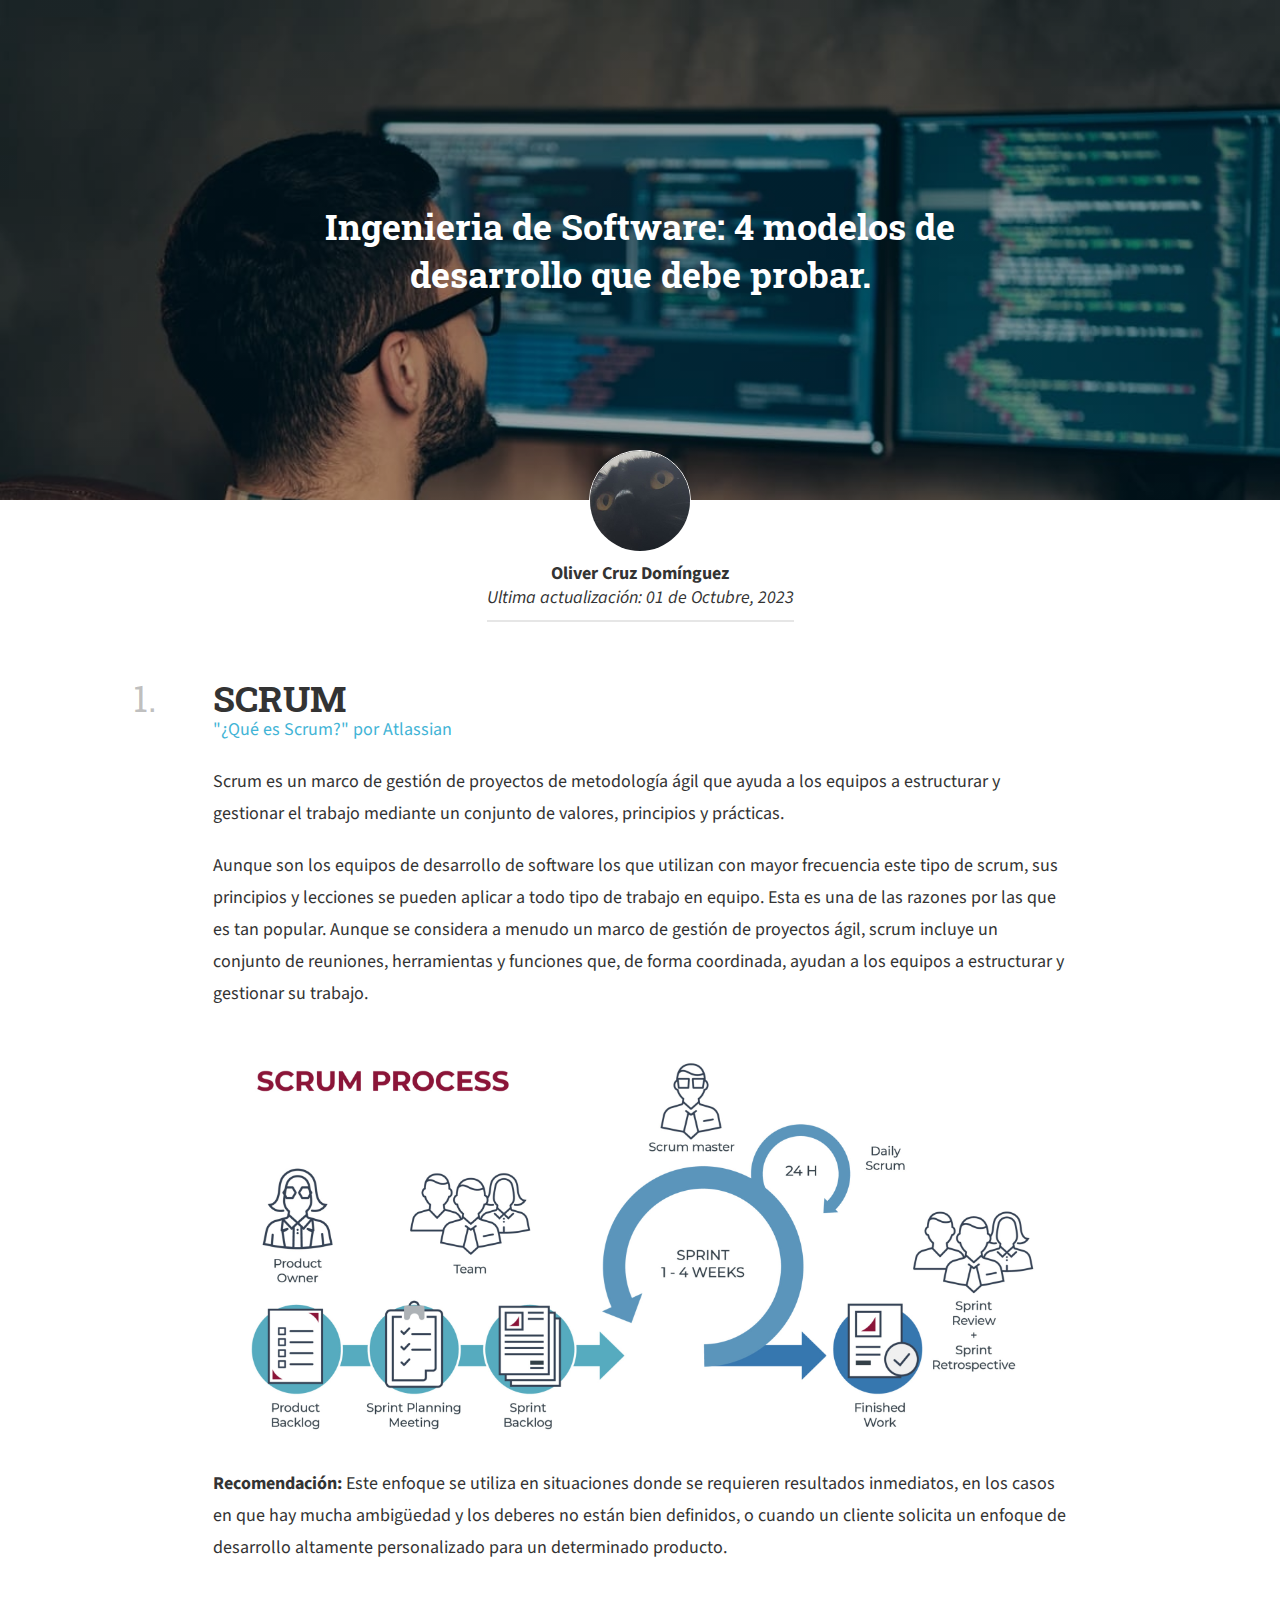
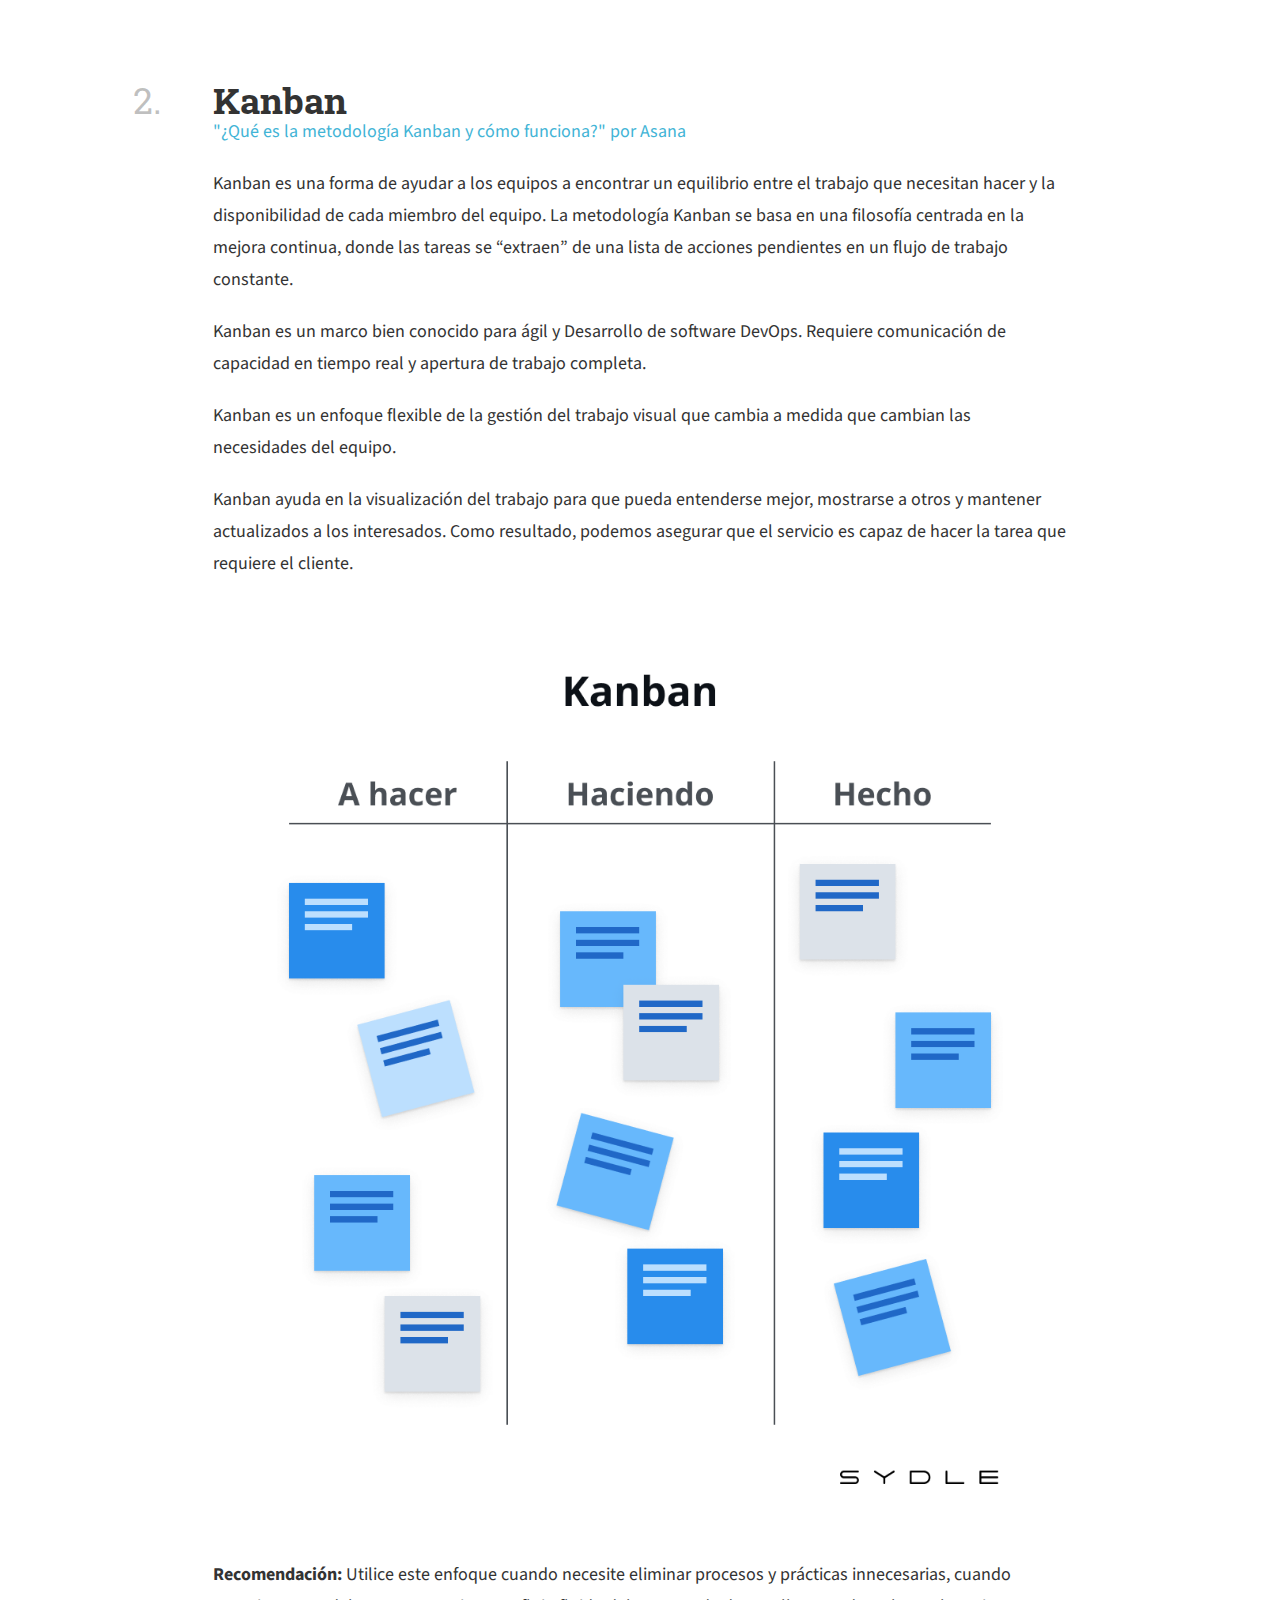
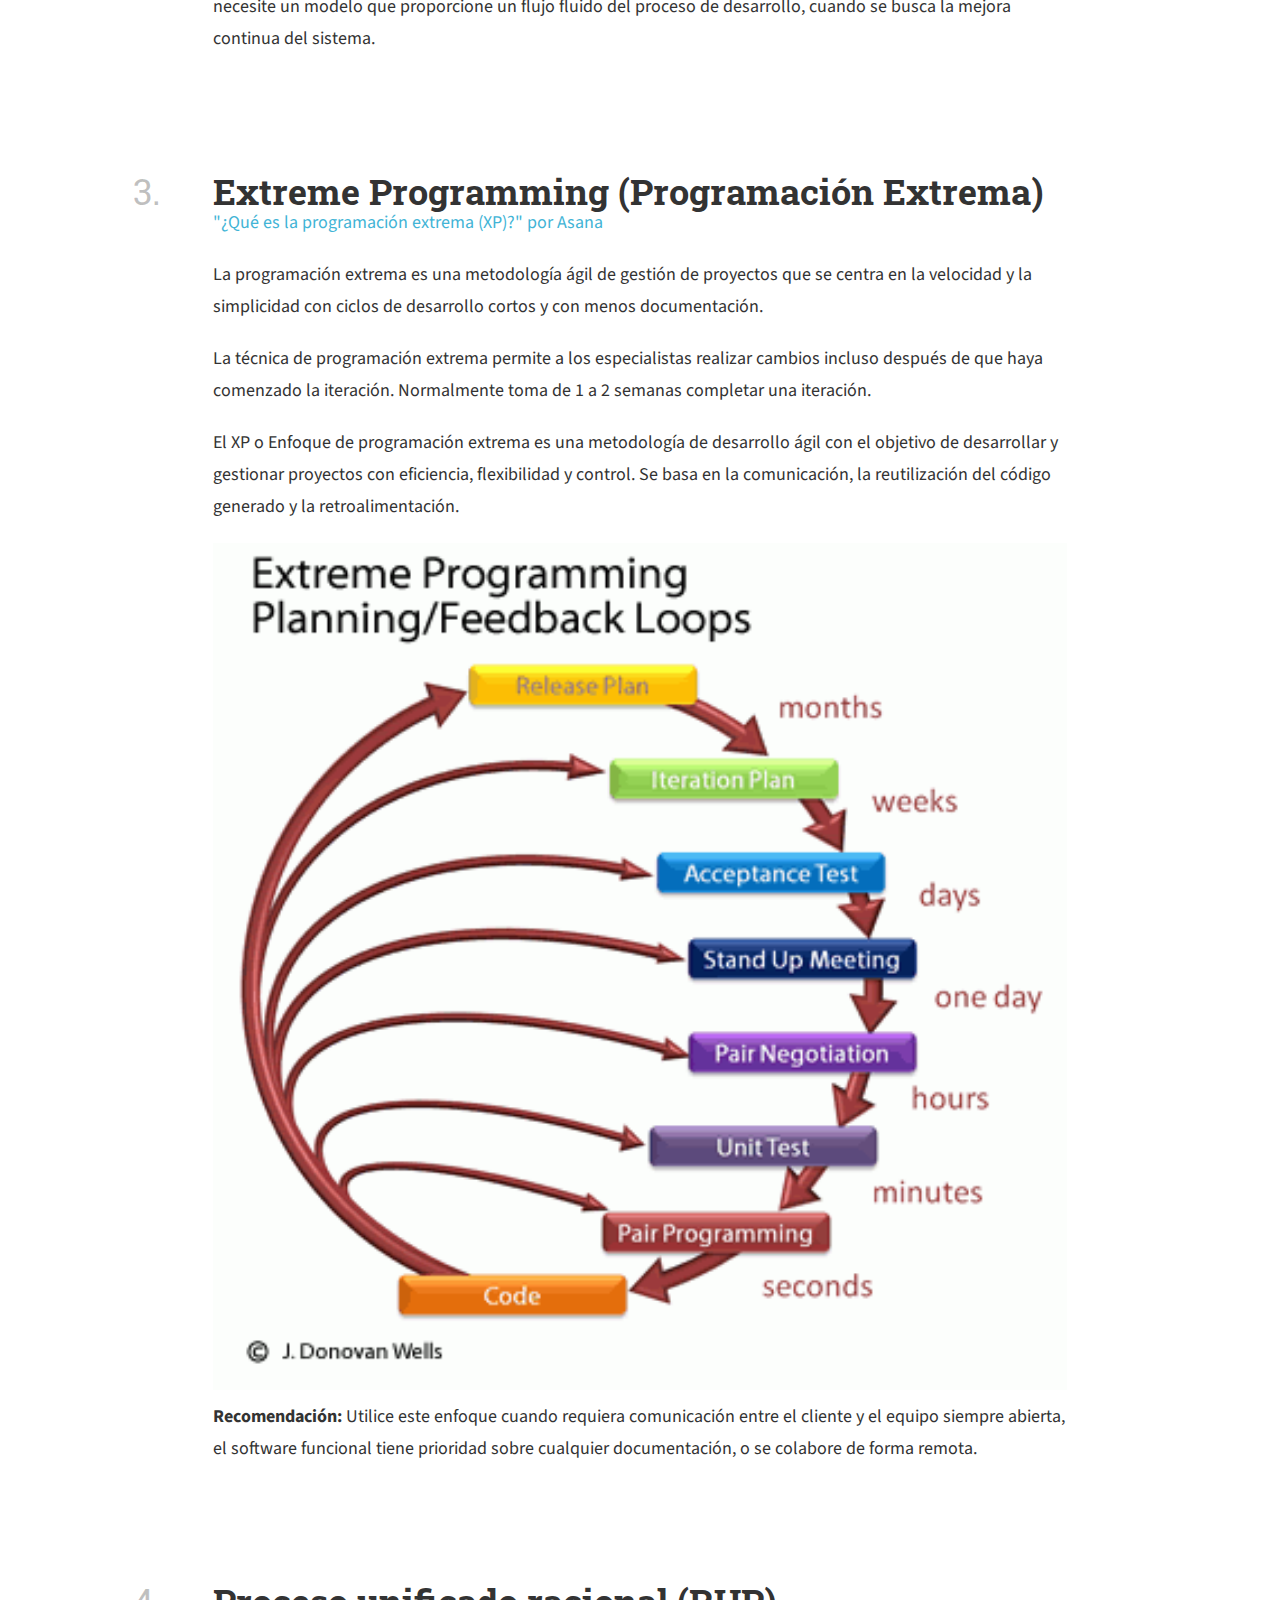
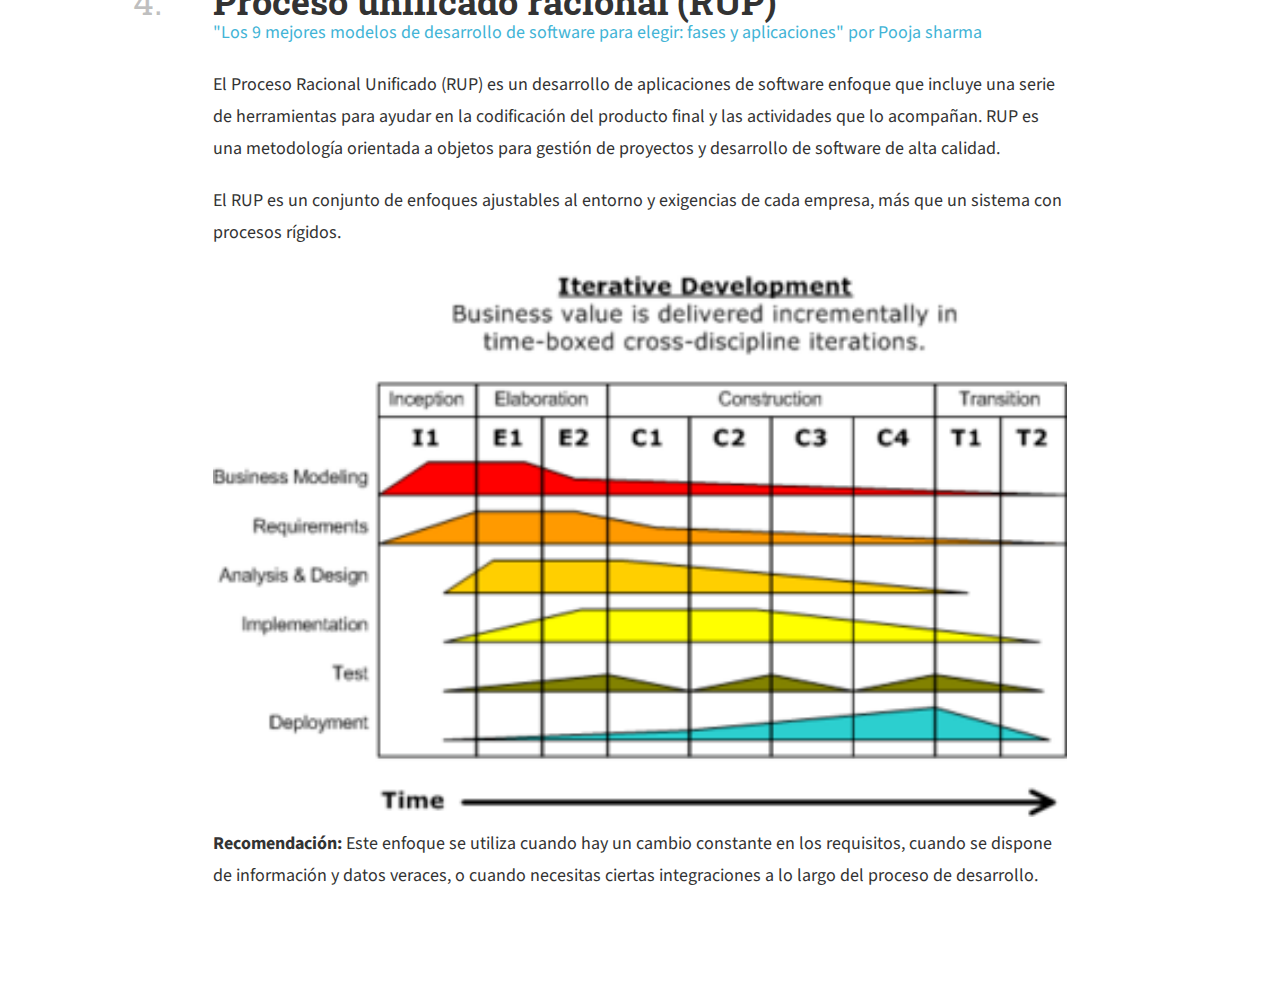
<file: index.html>
<!DOCTYPE html>
<html>
    <head>
        <title>4 modelos de desarrollo de software que debe probar.</title>
        <link rel="stylesheet" type="text/css" href="styles/listicle.css"/>
    </head>
    <body>
        <header>
            <h1>Ingenieria de Software: 4 modelos de desarrollo que debe probar.</h1>
        </header>
        <div class="profile">
            <img src="public/profile.jpg" class="profile-picture">
            <span>
                <b>Oliver Cruz Domínguez</b><br>
                <i>Ultima actualización: 01 de Octubre, 2023</i>
            </span>
        </div>
        <main>
            <section>
                <span class="number">1.</span>
                <h2>SCRUM</h2>
                <a href="https://www.atlassian.com/es/agile/scrum#:~:text=%C2%BFQu%C3%A9%20es%20scrum%3F,de%20valores%2C%20principios%20y%20pr%C3%A1cticas.">
                    "¿Qué es Scrum?" por Atlassian
                </a>
                <p>
                    Scrum es un marco de gestión de proyectos de metodología ágil que ayuda a los equipos a 
                    estructurar y gestionar el trabajo mediante un conjunto de valores, principios y prácticas.
                </p>
                <p>
                    Aunque son los equipos de desarrollo de software los que utilizan con mayor frecuencia este tipo de scrum, 
                    sus principios y lecciones se pueden aplicar a todo tipo de trabajo en equipo. Esta es una de las razones 
                    por las que es tan popular. Aunque se considera a menudo un marco de gestión de proyectos ágil, scrum incluye 
                    un conjunto de reuniones, herramientas y funciones que, de forma coordinada, ayudan a los equipos a estructurar 
                    y gestionar su trabajo.
                </p>
                <img src="public/scrum.jpg">
                <span>
                    <b>Recomendación: </b>
                    Este enfoque se utiliza en situaciones donde se requieren resultados inmediatos, 
                    en los casos en que hay mucha ambigüedad y los deberes no están bien definidos, o cuando un cliente 
                    solicita un enfoque de desarrollo altamente personalizado para un determinado producto.
                </span>
            </section>
            <section>
                <span class="number">2.</span>
                <h2>Kanban</h2>
                <a href="https://asana.com/es/resources/what-is-kanban#:~:text=La%20metodolog%C3%ADa%20Kanban%20se%20implementa,de%20tablero%20organizado%20por%20columnas.">
                    "¿Qué es la metodología Kanban y cómo funciona?" por Asana
                </a>
                <p>
                    Kanban es una forma de ayudar a los equipos a encontrar un equilibrio 
                    entre el trabajo que necesitan hacer y la disponibilidad de cada miembro del equipo. 
                    La metodología Kanban se basa en una filosofía centrada en la mejora continua, 
                    donde las tareas se “extraen” de una lista de acciones pendientes en un flujo de trabajo constante.
                </p>
                <p>
                    Kanban es un marco bien conocido para ágil y Desarrollo de software DevOps. Requiere comunicación 
                    de capacidad en tiempo real y apertura de trabajo completa.
                </p>
                <p>
                    Kanban es un enfoque flexible de la gestión del trabajo visual que cambia a medida que 
                    cambian las necesidades del equipo.
                </p>
                <p>
                    Kanban ayuda en la visualización del trabajo para que pueda entenderse mejor, 
                    mostrarse a otros y mantener actualizados a los interesados. Como resultado, 
                    podemos asegurar que el servicio es capaz de hacer la tarea que requiere el cliente.
                </p>
                <img src="public/kanban.png">
                <span>
                    <b>Recomendación: </b>
                    Utilice este enfoque cuando necesite eliminar procesos 
                    y prácticas innecesarias, cuando necesite un modelo que proporcione un flujo fluido 
                    del proceso de desarrollo, cuando se busca la mejora continua del sistema.
                </span>
            </section>
            <section>
                <span class="number">3.</span>
                <h2>Extreme Programming (Programación Extrema)</h2>
                <a href="https://asana.com/es/resources/extreme-programming-xp">
                    "¿Qué es la programación extrema (XP)?" por Asana
                </a>
                <p>
                    La programación extrema es una metodología ágil de gestión de proyectos 
                    que se centra en la velocidad y la simplicidad con ciclos de desarrollo 
                    cortos y con menos documentación.
                </p>
                <p>
                    La técnica de programación extrema permite a los especialistas realizar cambios incluso 
                    después de que haya comenzado la iteración. Normalmente toma de 1 a 2 semanas completar 
                    una iteración.
                </p>
                <p>
                    El XP o Enfoque de programación extrema es una metodología de desarrollo ágil con el 
                    objetivo de desarrollar y gestionar proyectos con eficiencia, flexibilidad y control. 
                    Se basa en la comunicación, la reutilización del código generado y la retroalimentación.
                </p>
                <img src="public/xp.gif">
                <span>
                    <b>Recomendación: </b>
                    Utilice este enfoque cuando requiera comunicación entre el cliente
                    y el equipo siempre abierta, el software funcional tiene prioridad sobre cualquier documentación, 
                    o se colabore de forma remota.
                </span>
            </section>
            <section>
                <span class="number">4.</span>
                <h2>Proceso unificado racional (RUP)</h2>
                <a href="https://cynoteck.com/es/blog-post/top-software-development-models-to-choose-from/">
                    "Los 9 mejores modelos de desarrollo de software para elegir: fases y aplicaciones" por Pooja sharma
                </a>
                <p>
                    El Proceso Racional Unificado (RUP) es un desarrollo de aplicaciones de software enfoque 
                    que incluye una serie de herramientas para ayudar en la codificación del producto final 
                    y las actividades que lo acompañan. RUP es una metodología orientada a objetos para 
                    gestión de proyectos y desarrollo de software de alta calidad.
                </p>
                <p>
                    El RUP es un conjunto de enfoques ajustables al entorno y exigencias de cada empresa, 
                    más que un sistema con procesos rígidos.
                </p>
                <img src="public/rup.png">
                <span>
                    <b>Recomendación: </b>
                    Este enfoque se utiliza cuando hay un cambio constante en los requisitos, 
                    cuando se dispone de información y datos veraces, o cuando necesitas 
                    ciertas integraciones a lo largo del proceso de desarrollo.
                </span>
            </section>
        </main>
    </body>
</html>
</file>
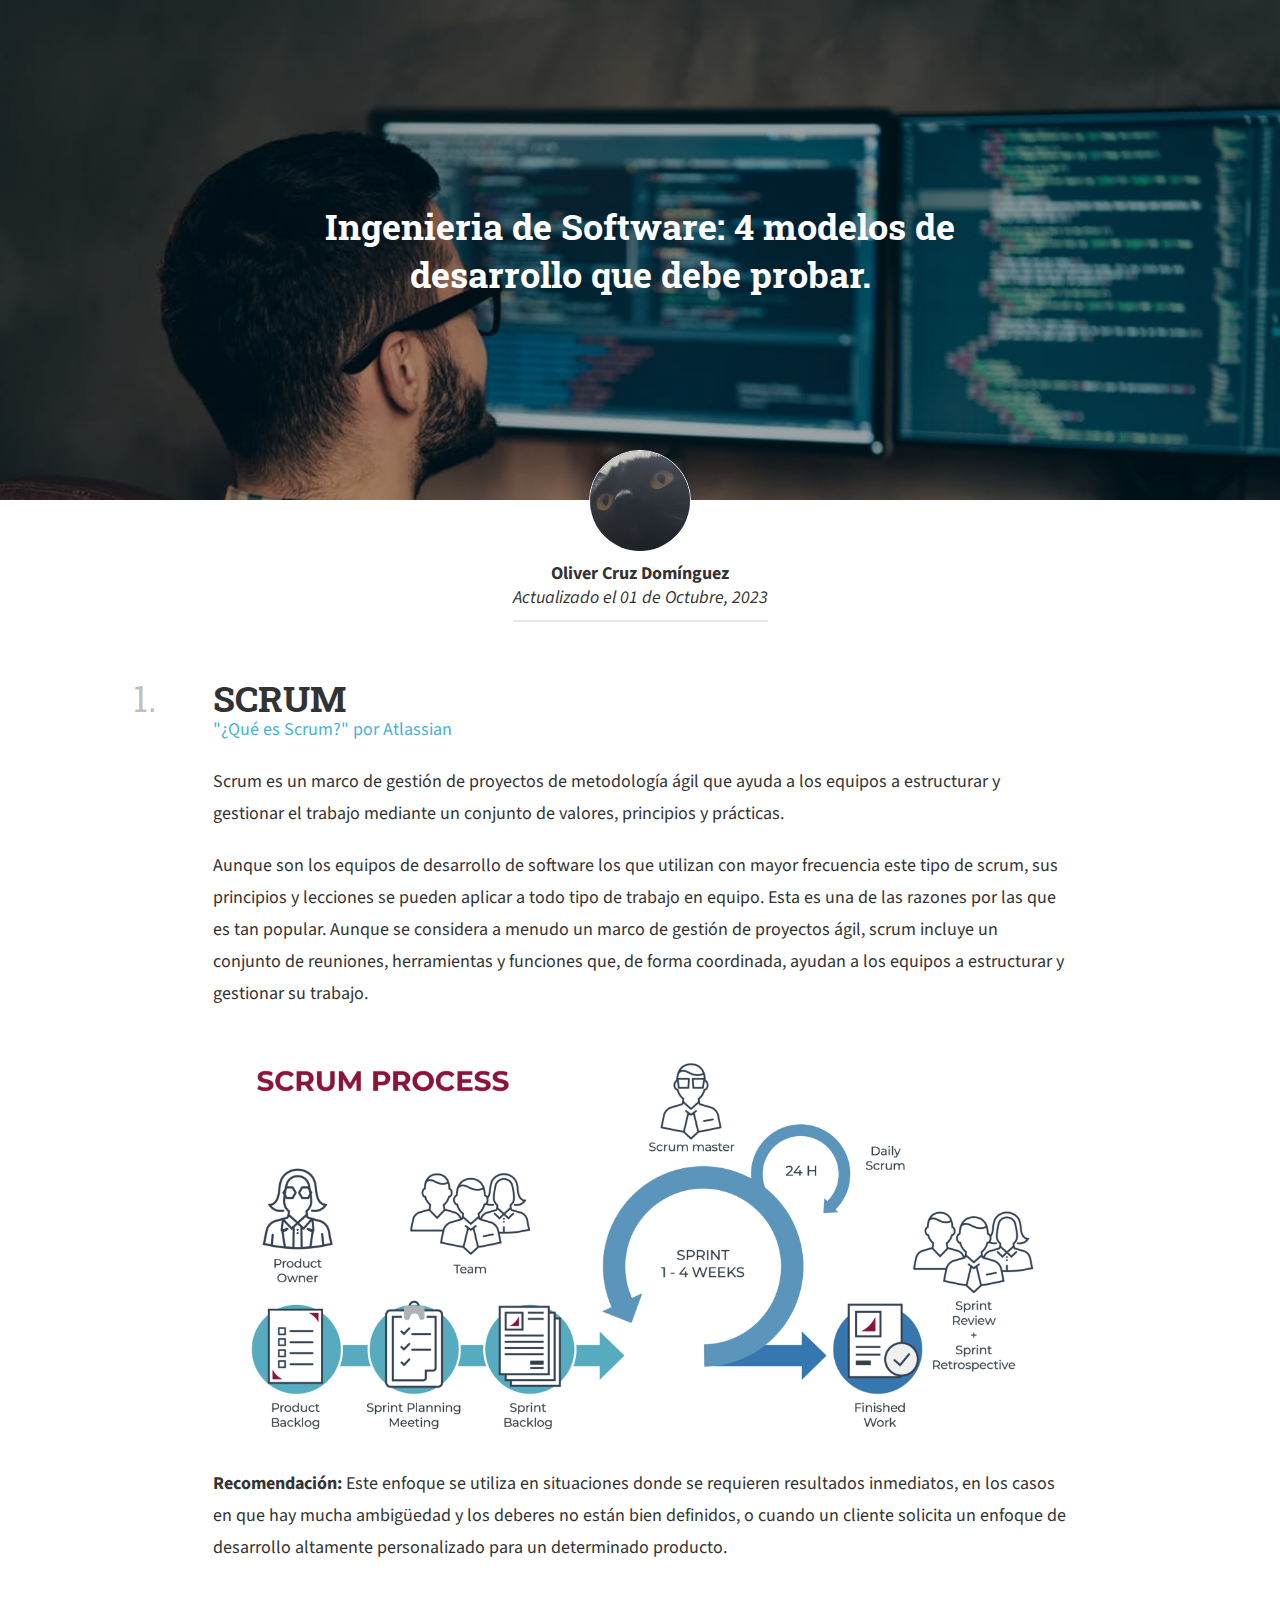
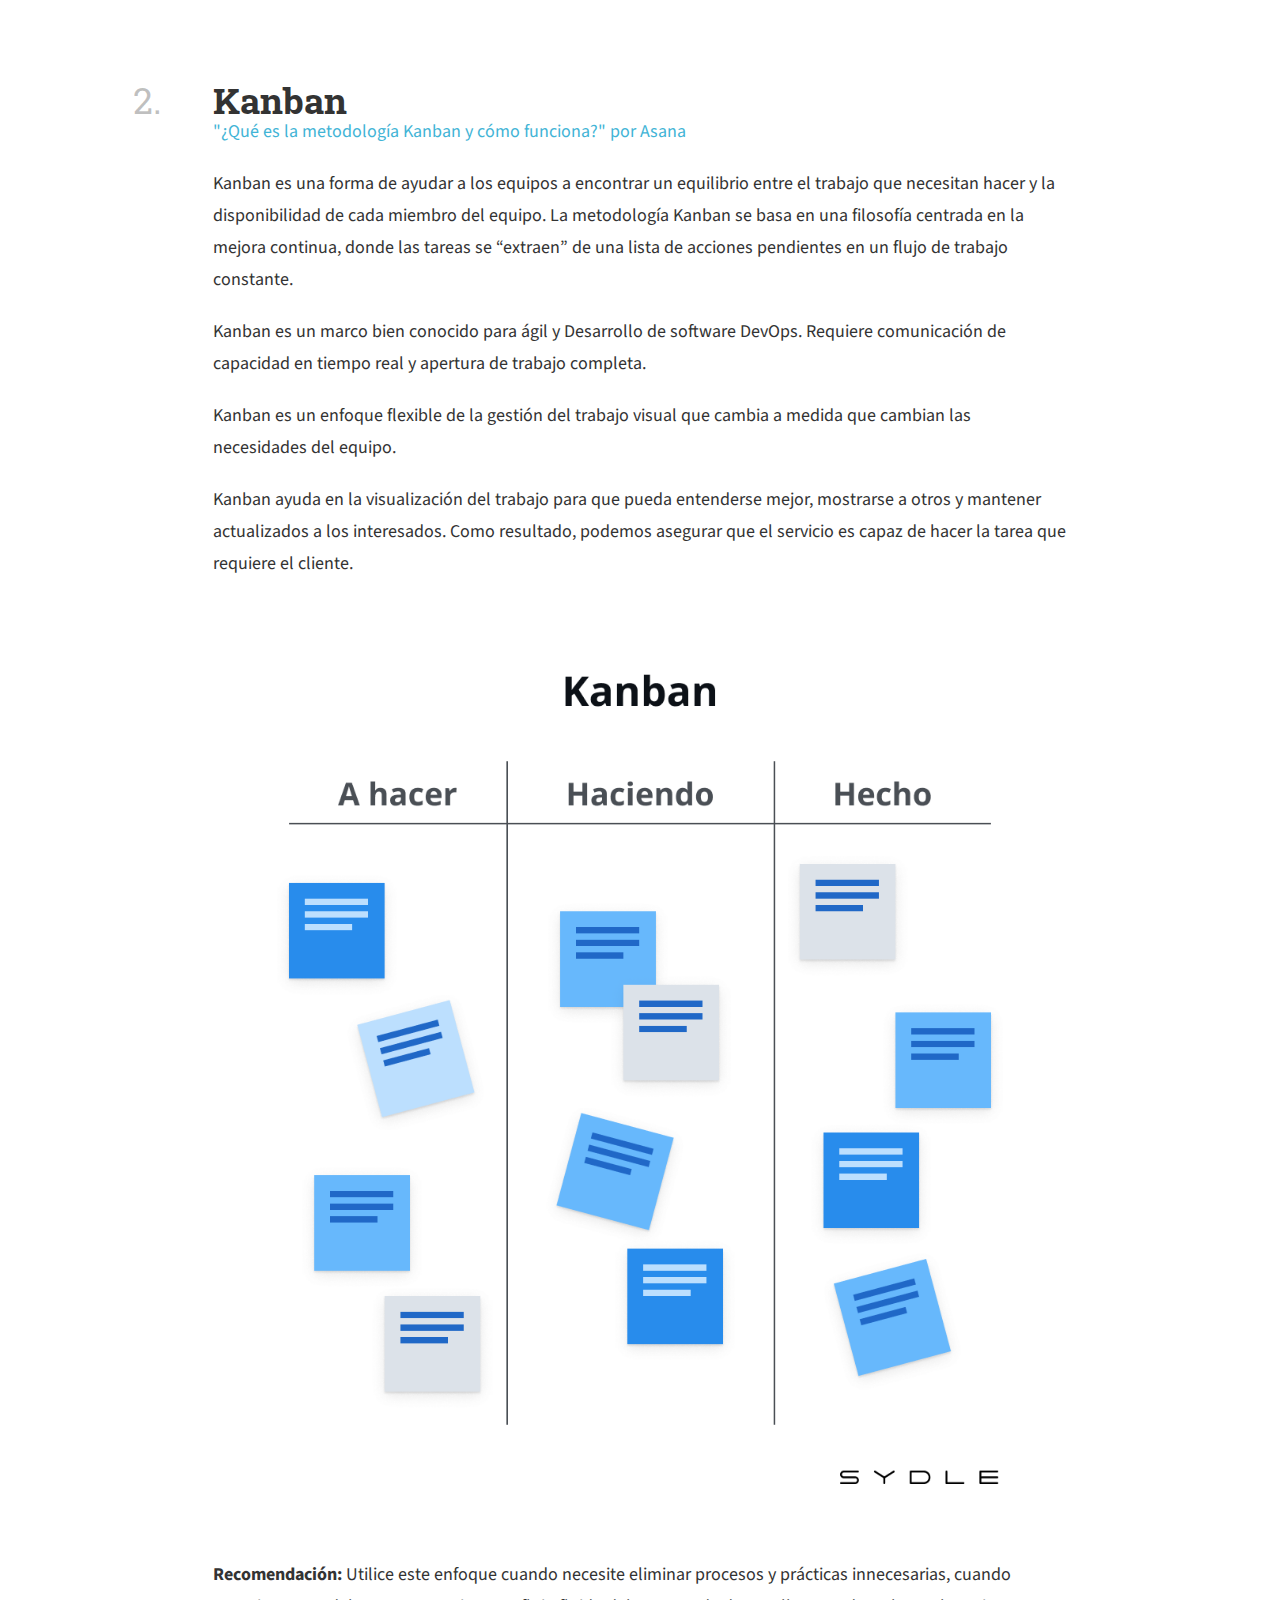
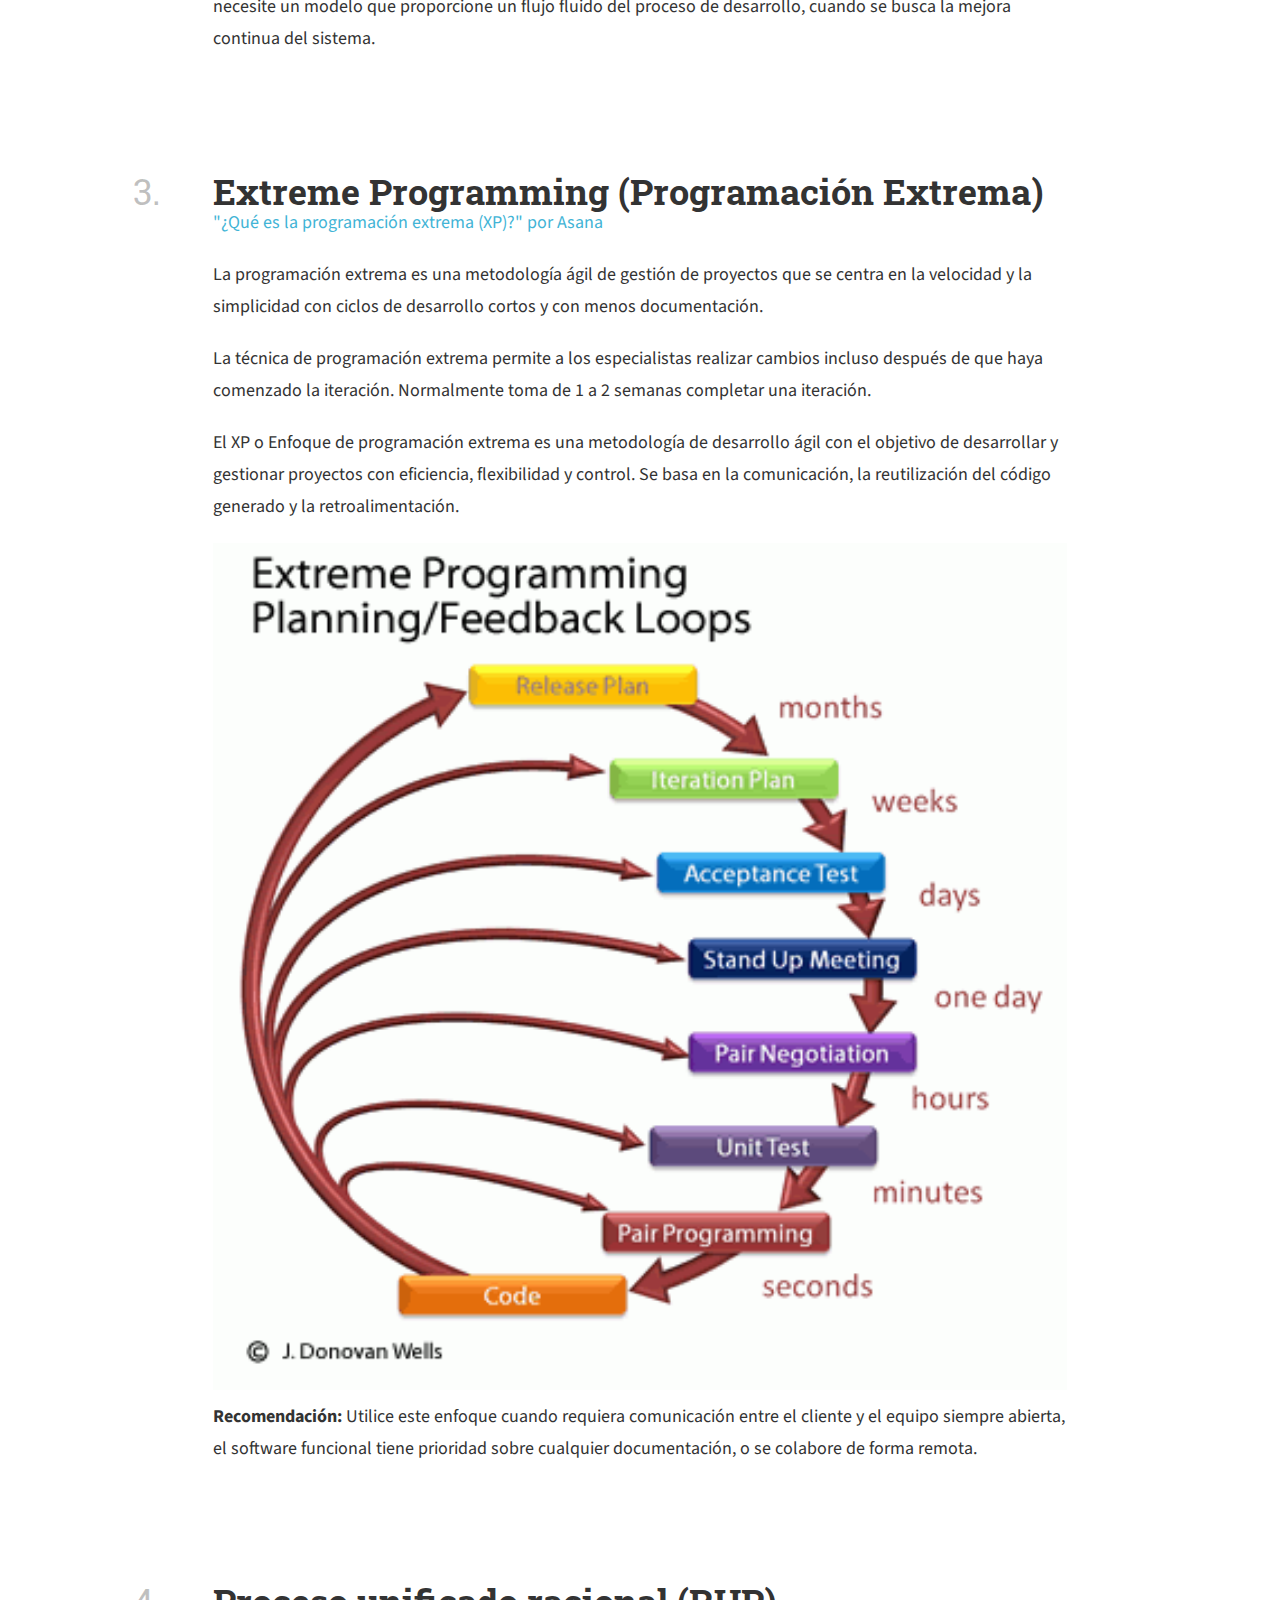
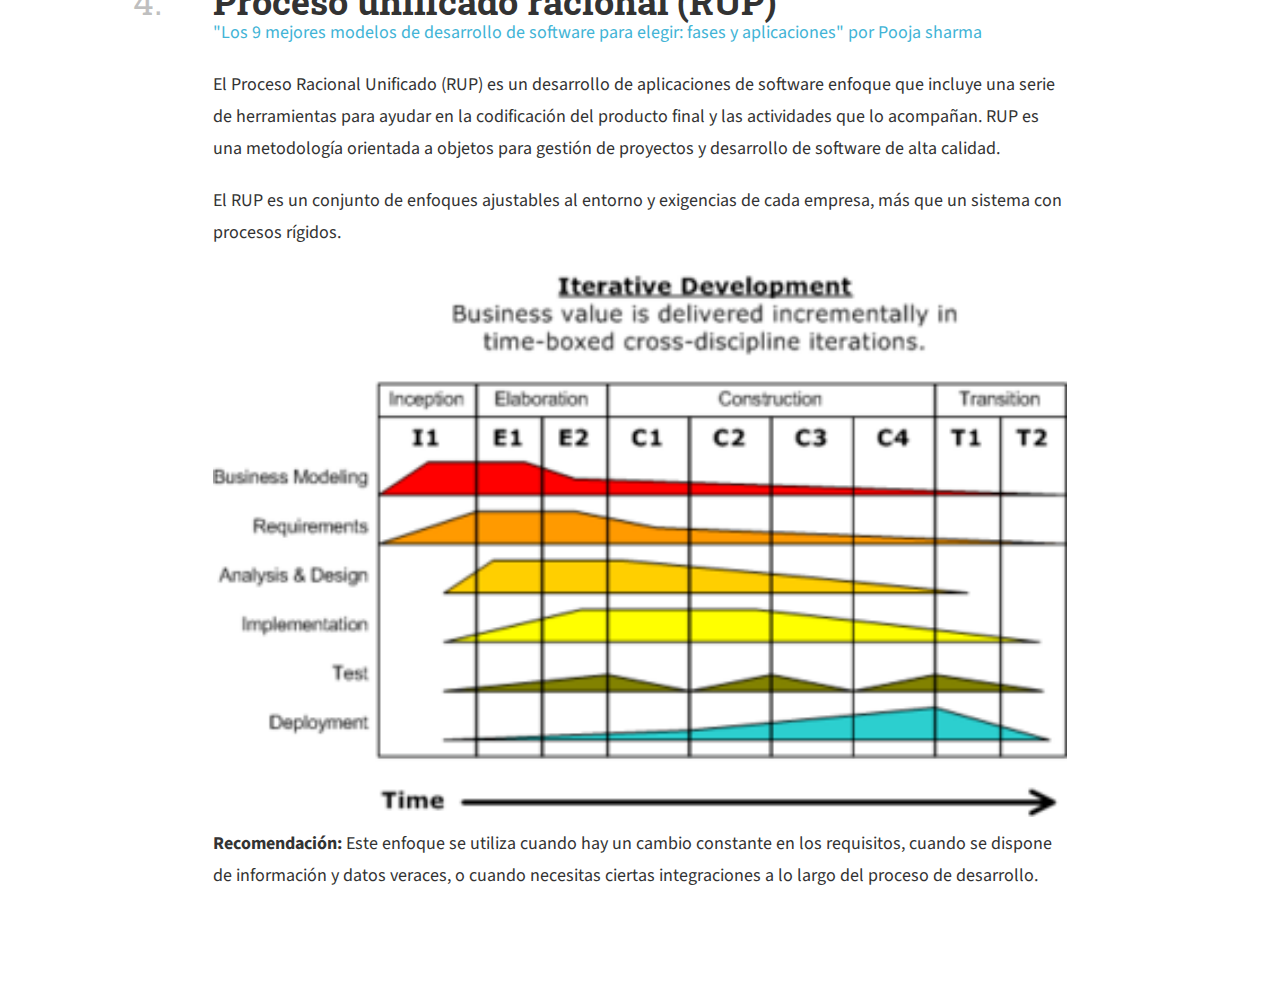
<file: listicle.html>
<!DOCTYPE html>
<html>
    <head>
        <title>4 modelos de desarrollo de software que debe probar.</title>
        <link rel="stylesheet" type="text/css" href="styles/listicle.css"/>
    </head>
    <body>
        <header>
            <h1>Ingenieria de Software: 4 modelos de desarrollo que debe probar.</h1>
        </header>
        <div class="profile">
            <img src="public/profile.jpg" class="profile-picture">
            <span>
                <b>Oliver Cruz Domínguez</b><br>
                <i>Actualizado el 01 de Octubre, 2023</i>
            </span>
        </div>
        <main>
            <section>
                <span class="number">1.</span>
                <h2>SCRUM</h2>
                <a href="https://www.atlassian.com/es/agile/scrum#:~:text=%C2%BFQu%C3%A9%20es%20scrum%3F,de%20valores%2C%20principios%20y%20pr%C3%A1cticas.">
                    "¿Qué es Scrum?" por Atlassian
                </a>
                <p>
                    Scrum es un marco de gestión de proyectos de metodología ágil que ayuda a los equipos a 
                    estructurar y gestionar el trabajo mediante un conjunto de valores, principios y prácticas.
                </p>
                <p>
                    Aunque son los equipos de desarrollo de software los que utilizan con mayor frecuencia este tipo de scrum, 
                    sus principios y lecciones se pueden aplicar a todo tipo de trabajo en equipo. Esta es una de las razones 
                    por las que es tan popular. Aunque se considera a menudo un marco de gestión de proyectos ágil, scrum incluye 
                    un conjunto de reuniones, herramientas y funciones que, de forma coordinada, ayudan a los equipos a estructurar 
                    y gestionar su trabajo.
                </p>
                <img src="public/scrum.jpg">
                <span>
                    <b>Recomendación: </b>
                    Este enfoque se utiliza en situaciones donde se requieren resultados inmediatos, 
                    en los casos en que hay mucha ambigüedad y los deberes no están bien definidos, o cuando un cliente 
                    solicita un enfoque de desarrollo altamente personalizado para un determinado producto.
                </span>
            </section>
            <section>
                <span class="number">2.</span>
                <h2>Kanban</h2>
                <a href="https://asana.com/es/resources/what-is-kanban#:~:text=La%20metodolog%C3%ADa%20Kanban%20se%20implementa,de%20tablero%20organizado%20por%20columnas.">
                    "¿Qué es la metodología Kanban y cómo funciona?" por Asana
                </a>
                <p>
                    Kanban es una forma de ayudar a los equipos a encontrar un equilibrio 
                    entre el trabajo que necesitan hacer y la disponibilidad de cada miembro del equipo. 
                    La metodología Kanban se basa en una filosofía centrada en la mejora continua, 
                    donde las tareas se “extraen” de una lista de acciones pendientes en un flujo de trabajo constante.
                </p>
                <p>
                    Kanban es un marco bien conocido para ágil y Desarrollo de software DevOps. Requiere comunicación 
                    de capacidad en tiempo real y apertura de trabajo completa.
                </p>
                <p>
                    Kanban es un enfoque flexible de la gestión del trabajo visual que cambia a medida que 
                    cambian las necesidades del equipo.
                </p>
                <p>
                    Kanban ayuda en la visualización del trabajo para que pueda entenderse mejor, 
                    mostrarse a otros y mantener actualizados a los interesados. Como resultado, 
                    podemos asegurar que el servicio es capaz de hacer la tarea que requiere el cliente.
                </p>
                <img src="public/kanban.png">
                <span>
                    <b>Recomendación: </b>
                    Utilice este enfoque cuando necesite eliminar procesos 
                    y prácticas innecesarias, cuando necesite un modelo que proporcione un flujo fluido 
                    del proceso de desarrollo, cuando se busca la mejora continua del sistema.
                </span>
            </section>
            <section>
                <span class="number">3.</span>
                <h2>Extreme Programming (Programación Extrema)</h2>
                <a href="https://asana.com/es/resources/extreme-programming-xp">
                    "¿Qué es la programación extrema (XP)?" por Asana
                </a>
                <p>
                    La programación extrema es una metodología ágil de gestión de proyectos 
                    que se centra en la velocidad y la simplicidad con ciclos de desarrollo 
                    cortos y con menos documentación.
                </p>
                <p>
                    La técnica de programación extrema permite a los especialistas realizar cambios incluso 
                    después de que haya comenzado la iteración. Normalmente toma de 1 a 2 semanas completar 
                    una iteración.
                </p>
                <p>
                    El XP o Enfoque de programación extrema es una metodología de desarrollo ágil con el 
                    objetivo de desarrollar y gestionar proyectos con eficiencia, flexibilidad y control. 
                    Se basa en la comunicación, la reutilización del código generado y la retroalimentación.
                </p>
                <img src="public/xp.gif">
                <span>
                    <b>Recomendación: </b>
                    Utilice este enfoque cuando requiera comunicación entre el cliente
                    y el equipo siempre abierta, el software funcional tiene prioridad sobre cualquier documentación, 
                    o se colabore de forma remota.
                </span>
            </section>
            <section>
                <span class="number">4.</span>
                <h2>Proceso unificado racional (RUP)</h2>
                <a href="https://cynoteck.com/es/blog-post/top-software-development-models-to-choose-from/">
                    "Los 9 mejores modelos de desarrollo de software para elegir: fases y aplicaciones" por Pooja sharma
                </a>
                <p>
                    El Proceso Racional Unificado (RUP) es un desarrollo de aplicaciones de software enfoque 
                    que incluye una serie de herramientas para ayudar en la codificación del producto final 
                    y las actividades que lo acompañan. RUP es una metodología orientada a objetos para 
                    gestión de proyectos y desarrollo de software de alta calidad.
                </p>
                <p>
                    El RUP es un conjunto de enfoques ajustables al entorno y exigencias de cada empresa, 
                    más que un sistema con procesos rígidos.
                </p>
                <img src="public/rup.png">
                <span>
                    <b>Recomendación: </b>
                    Este enfoque se utiliza cuando hay un cambio constante en los requisitos, 
                    cuando se dispone de información y datos veraces, o cuando necesitas 
                    ciertas integraciones a lo largo del proceso de desarrollo.
                </span>
            </section>
        </main>
    </body>
</html>
</file>
<file: styles/listicle.css>
@import url('https://fonts.googleapis.com/css2?family=Roboto+Slab:wght@400;700&display=swap');
@import url('https://fonts.googleapis.com/css2?family=Source+Sans+3:ital,wght@0,400;0,700;1,400;1,700&display=swap');

/*
    Sourse Sans Pro es ahora Source Sans 3
*/

@keyframes zoom-in-zoom-out {
    0% {
      transform: scale(1, 1);
    }
    50% {
      transform: scale(1.5, 1.5);
    }
    100% {
      transform: scale(1, 1);
    }
}

body {
    margin: 0px;
}

header {
    display: flex;
    justify-content: center;
    align-items: center;
    height: 500px;
    background-repeat: no-repeat;
    background-size: cover;
    background-image: linear-gradient(rgba(0, 0, 0, .3), rgba(0, 0, 0, .3)), url('../public/header.jpg');
    background-attachment: fixed;
}

h1 {
    font-family: 'Roboto Slab', serif;
    font-size: 36px;
    color: white;
    text-align: center;
    max-width: 780px;
    height: fit-content;
    animation: zoom-in-zoom-out 1s;
}

main {
    position: relative;
    top: 10px;
}

section {
    position: relative;
    left: 0;
    right: 0;
    margin: auto auto 120px auto;
    width: 66.67vw;
    font-family: 'Source Sans 3', sans-serif;
    font-size: 18px;
    line-height: 32px;
    color: rgb(51, 51, 51);
}

h2 {
    font-family: 'Roboto Slab', serif;
    font-size: 36px;
    font-weight: bold;
    color: rgb(51, 51, 51);
    margin: 0;
}

p {
    margin: 20px auto auto auto;
}

a {
    color: #42b4d6;
    text-decoration: none;
}

a:hover {
    text-decoration: underline;
}

img {
    position: relative;
    left: 0;
    right: 0;
    margin: 20px auto auto auto;
    width: 100%;
}

.profile {
    font-family: 'Source Sans 3', sans-serif;
    font-size: 18px;
    color: rgb(51, 51, 51);
    line-height: 24px;
    text-align: center;
    width: fit-content;
    display: flex;
    flex-direction: column;
    gap: 10px;
    align-items: center;
    padding-bottom: 10px;
    border-bottom: 2px solid #e6e6e6;
    position: relative;
    top: -50px;
    left: 0;
    right: 0;
    margin: auto;
}

.profile-picture {
    margin: 0;
    width: 100px;
    height: 100px;
    border-style: solid;
    border-color: white;
    border-width: 1px;
    border-radius: 100%;
}

.number {
    position: absolute;
    transform: translateX(-80px);
    font-family: 'Roboto Slab', serif;
    font-size: 36px;
    color: rgba(0, 0, 0, 0.25);
}
</file>
